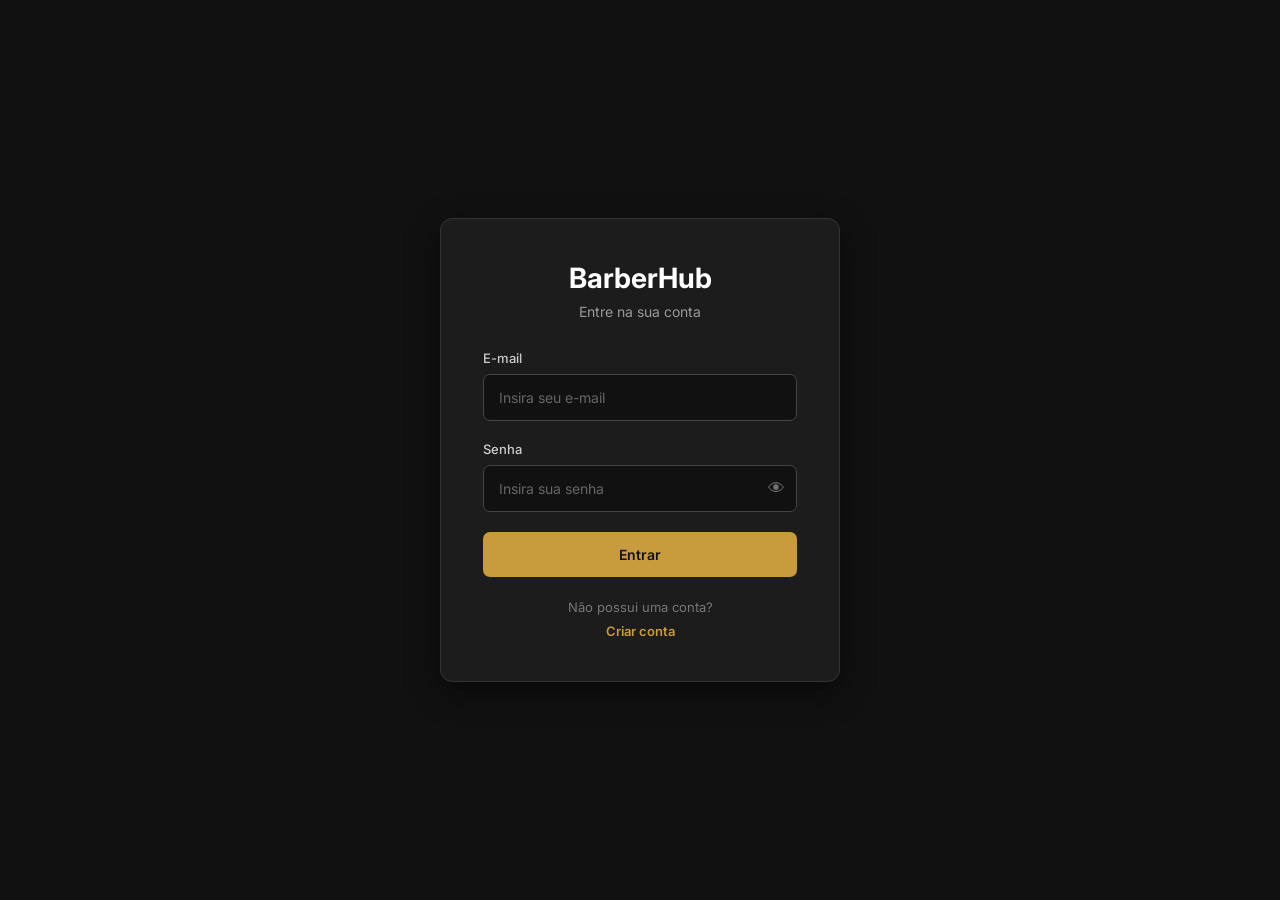
<file: index.html>
<!DOCTYPE html>
<html lang="pt-br">

<head>
    <meta charset="UTF-8">
    <meta name="viewport" content="width=device-width, initial-scale=1.0">

    <link rel="stylesheet" href="./styles/main.css">
    <link rel="stylesheet" href="./styles/login.css">

    <title>Barbearia</title>
</head>

<body>

    <form id="Login" class="login-form">

        <h1>BarberHub</h1>
        <p>Entre na sua conta</p>

        <div class="login-container">
            <label for="email">E-mail</label>
            <input type="email" id="email" placeholder="Insira seu e-mail" required>
        </div>

        <div class="login-container">
            <label for="senha">Senha</label>

            <div class="senha-container">
                <input type="password" id="senha" placeholder="Insira sua senha" required>

                <button type="button" id="mostrarSenha" class="btn-olho">
                    👁
                </button>
            </div>
        </div>

        <div id="mensagemErro" class="mensagem-erro"></div>

        <button type="submit">Entrar</button>

        <div class="cadastro">
            <span>Não possui uma conta?</span>

            <button type="button" id="btnCadastro" class="btn-cadastro">
                Criar conta
            </button>
        </div>

    </form>

    <script type="module" src="./scripts/autenticar.js"></script>
    <script src="./scripts/efeitoSenha.js"></script>
</body>

</html>
</file>
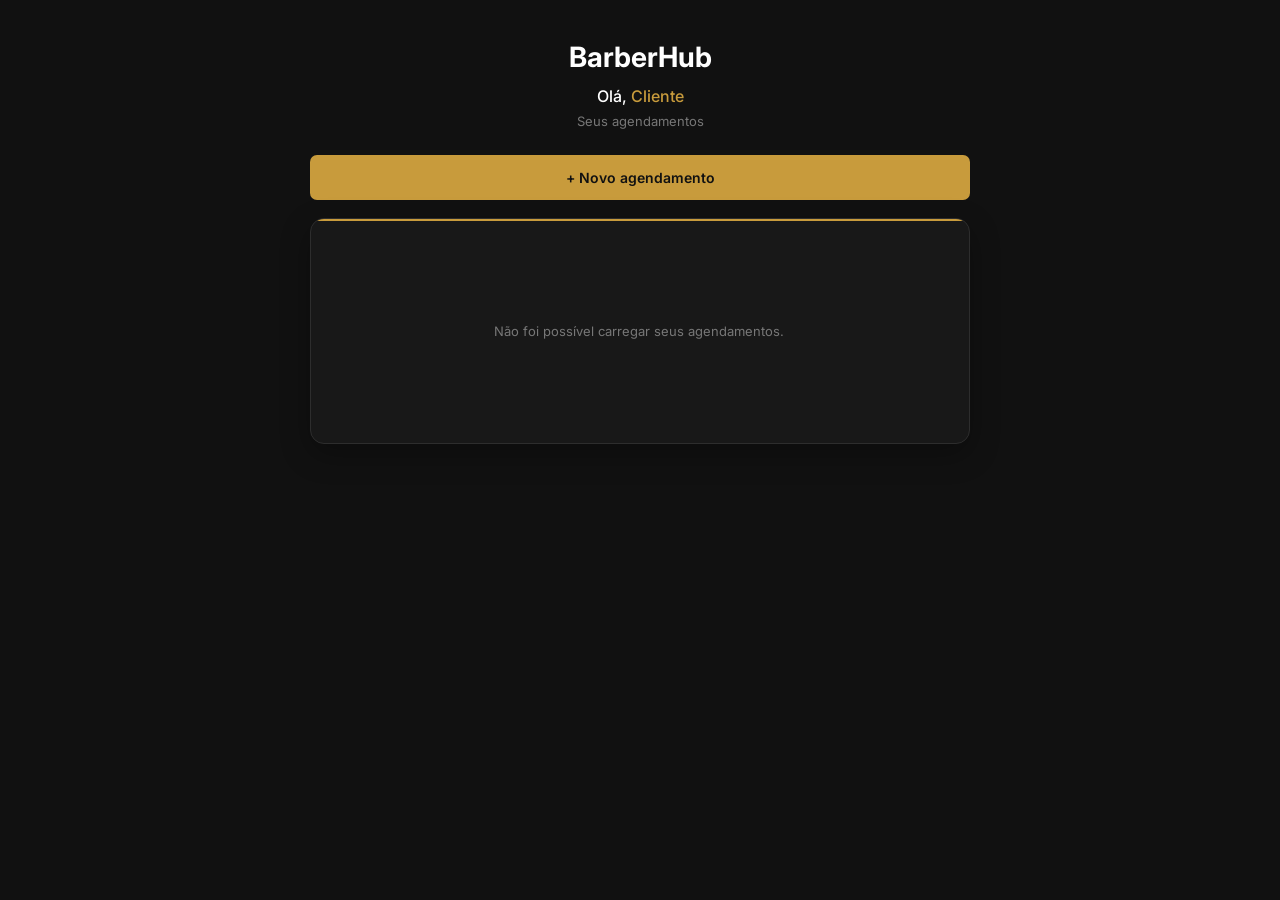
<file: pages/agendamentos.html>
<!DOCTYPE html>
<html lang="pt-br">

<head>
    <meta charset="UTF-8">
    <meta name="viewport" content="width=device-width, initial-scale=1.0">
    <link rel="stylesheet" href="../styles/main.css">
    <link rel="stylesheet" href="../styles/agendamentos.css">
    <title>Agendamentos - BarberHub</title>
</head>

<body>
    <main class="agendamentos">
        <header class="agendamentos-header">
            <h1>BarberHub</h1>
            <p>Olá, <span id="nomeCliente"></span></p>
            <span>Seus agendamentos</span>
        </header>

        <button id="btnAgendar" class="btn-agendar">+ Novo agendamento</button>

        <section id="areaAgendamentos">
            <div id="listaAgendamentos" class="lista-agendamentos">
                <div class="loading">
                    <div class="spinner"></div>
                </div>
            </div>
        </section>

        <section id="areaNovoAgendamento" class="area-novo-agendamento">
            <div class="novo-agendamento">
                <header class="novo-agendamento-header">
                    <h2>Novo agendamento</h2>
                    <p>Escolha o serviço, a data e o horário.</p>
                </header>

                <form id="formAgendamento">
                    <div class="agendamento-container">
                        <label for="servico">Serviço</label>
                        <select id="servico" required>
                            <option value="" disabled selected>Selecione um serviço</option>
                        </select>
                    </div>

                    <div class="agendamento-container">
                        <label for="data">Data</label>
                        <input type="date" id="data" required>
                    </div>

                    <div class="agendamento-container">
                        <label for="hora">Horário</label>
                        <input type="time" id="hora" required>
                    </div>

                    <div id="mensagemAgendamento" class="mensagem-agendamento"></div>

                    <div class="acoes-agendamento">
                        <button type="button" id="btnVoltar" class="btn-voltar">Voltar</button>
                        <button type="submit" class="btn-confirmar">Confirmar agendamento</button>
                    </div>
                </form>
            </div>
        </section>
    </main>

    <div id="modalCancelamento" class="modal-overlay">
        <div class="modal-cancelamento">
            <button id="btnFecharModal" class="btn-fechar">&times;</button>

            <div id="confirmacaoCancelamento">
                <h2>Cancelar agendamento?</h2>
                <p>Tem certeza que deseja cancelar este agendamento?</p>

                <div class="acoes-modal">
                    <button id="btnNaoCancelar" class="btn-nao-cancelar">Não</button>
                    <button id="btnConfirmarCancelamento" class="btn-confirmar-cancelamento">
                        Sim, cancelar
                    </button>
                </div>
            </div>

            <div id="statusCancelamento" class="status-cancelamento">
                <div id="spinnerCancelamento" class="spinner-cancelamento"></div>
                <div id="iconeCancelamento" class="icone-cancelamento"></div>
                <div id="mensagemCancelamento">Cancelando o agendamento...</div>
            </div>
        </div>
    </div>

    <div id="modalAgendamento" class="modal-overlay">
        <div class="modal-cancelamento">
            <button id="btnFecharModalAgendamento" class="btn-fechar">&times;</button>

            <div class="status-cancelamento">
                <div id="spinnerAgendamento" class="spinner-cancelamento"></div>
                <div id="iconeAgendamento" class="icone-agendamento"></div>
                <div id="mensagemModalAgendamento">
                    Realizando o agendamento...
                </div>
            </div>
        </div>
    </div>

    <script type="module" src="../scripts/agendamentos.js"></script>
</body>

</html>
</file>
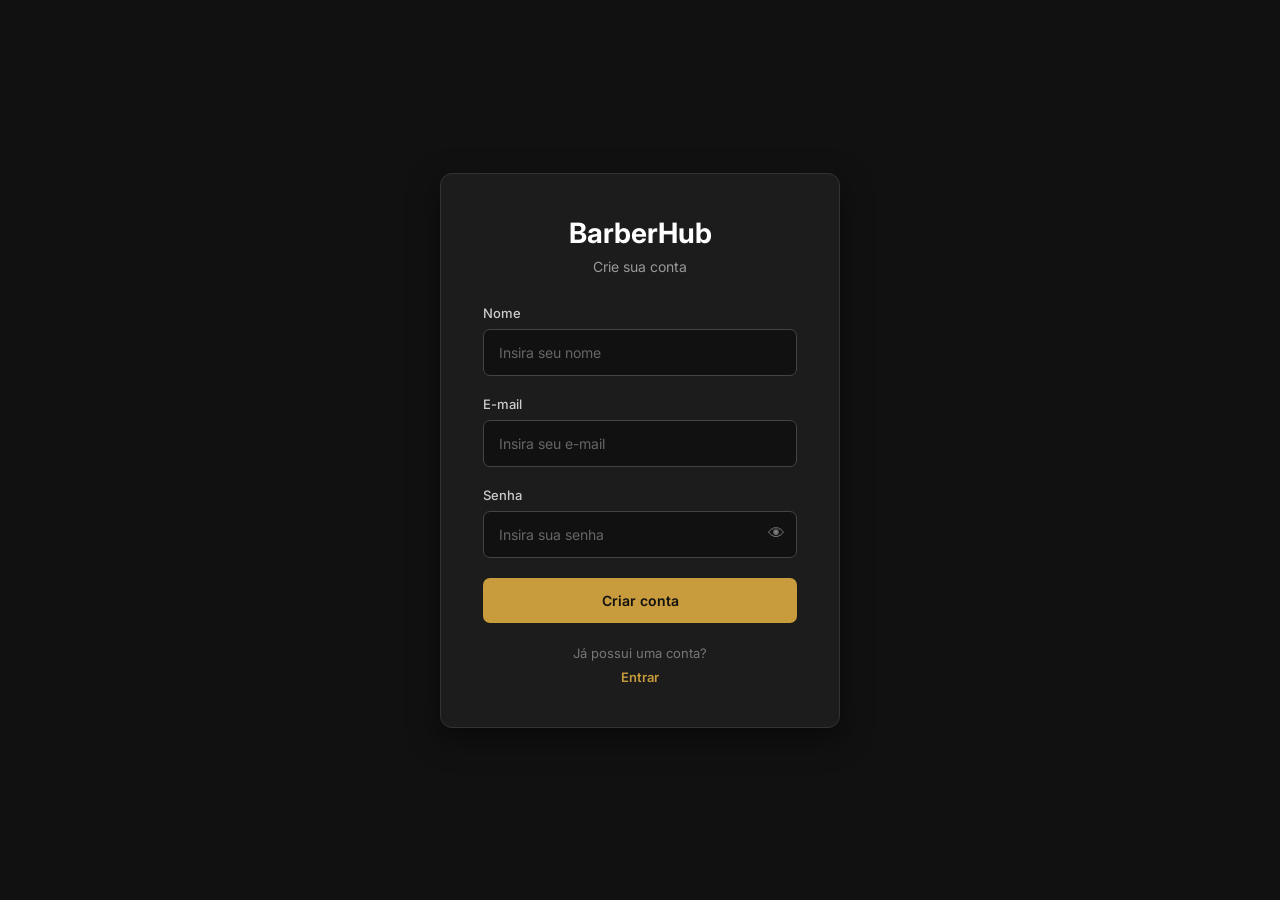
<file: pages/cadastro.html>
<!DOCTYPE html>
<html lang="pt-br">

<head>
    <meta charset="UTF-8">
    <meta name="viewport" content="width=device-width, initial-scale=1.0">

    <link rel="stylesheet" href="../styles/main.css">
    <link rel="stylesheet" href="../styles/cadastro.css">

    <title>Cadastro - Barbearia</title>
</head>

<body>

    <form id="Cadastro" class="cadastro-form">

        <h1>BarberHub</h1>
        <p>Crie sua conta</p>

        <div class="cadastro-container">
            <label for="nome">Nome</label>

            <input type="text" id="nome" placeholder="Insira seu nome" required>
        </div>

        <div class="cadastro-container">
            <label for="email">E-mail</label>

            <input type="email" id="email" placeholder="Insira seu e-mail" required>
        </div>

        <div class="cadastro-container">
            <label for="senha">Senha</label>

            <div class="senha-container">
                <input type="password" id="senha" placeholder="Insira sua senha" required>

                <button type="button" id="mostrarSenha" class="btn-olho">
                    👁
                </button>
            </div>
        </div>

        <div id="mensagemErro" class="mensagem-erro"></div>

        <button type="submit">Criar conta</button>

        <div class="voltar-login">
            <span>Já possui uma conta?</span>

            <button type="button" id="btnLogin" class="btn-login">
                Entrar
            </button>
        </div>

    </form>

    <script type="module" src="../scripts/cadastrar.js"></script>
    <script src="../scripts/efeitoSenha.js"></script>

</body>

</html>
</file>
<file: styles/main.css>
@import url('https://fonts.googleapis.com/css2?family=Inter:wght@400;500;600;700&display=swap');

* {
    margin: 0;
    padding: 0;
    box-sizing: border-box;
}

body {
    min-height: 100vh;

    font-family: 'Inter', sans-serif;

    background: #111;
    color: #fff;
}
</file>
<file: styles/login.css>
body {
    display: flex;
    justify-content: center;
    align-items: center;
}

.login-form {
    width: 400px;
    padding: 42px; 
    background: #1c1c1c;
    border: 1px solid #333;
    border-radius: 12px;
    box-shadow: 0 10px 30px rgba(0, 0, 0, 0.5);
}

.login-form h1 {
    text-align: center;
    margin-bottom: 8px;
    font-size: 28px;
    font-weight: 700;
}

.login-form p {
    text-align: center;
    margin-bottom: 30px;
    color: #999;
    font-size: 14px;
    font-weight: 400;
}

.login-container {
    display: flex;
    flex-direction: column;
    gap: 8px;
    margin-bottom: 20px;
}

.login-container label {
    font-size: 13px;
    font-weight: 500;
    color: #ccc;
}

.login-container input {
    width: 100%;
    padding: 14px 15px;
    border: 1px solid #444;
    border-radius: 7px;
    outline: none;
    background: #111;
    color: #fff;
    font-family: 'Inter', sans-serif;
    font-size: 14px;
    transition: 0.2s;
}

.login-container input::placeholder {
    color: #666;
}

.login-container input:focus {
    border-color: #c89b3c;
    box-shadow: 0 0 0 2px rgba(200, 155, 60, 0.15);
}

/* Mensagem de erro */

.mensagem-erro {
    display: none;
    margin-bottom: 15px;
    padding: 10px;
    border-radius: 7px;
    background: #3a1c1c;
    border: 1px solid #6b2b2b;
    color: #ff8585;
    text-align: center;
    font-size: 13px;
}

/* Botão entrar */

.login-form>button[type="submit"] {
    width: 100%;
    padding: 14px;
    border: none;
    border-radius: 7px;
    background: #c89b3c;
    color: #111;
    font-family: 'Inter', sans-serif;
    font-size: 14px;
    font-weight: 600;
    cursor: pointer;
    transition: 0.2s;
}

.login-form>button[type="submit"]:hover {
    background: #e0b653;
    transform: translateY(-1px);
}

.login-form>button[type="submit"]:active {
    transform: translateY(0);
}

/* Cadastro */

.cadastro {
    display: flex;
    flex-direction: column;
    align-items: center;
    gap: 8px;
    margin-top: 22px;
    color: #777;
    font-size: 13px;
}

.btn-cadastro {
    border: none;
    background: transparent;
    color: #c89b3c;
    font-family: 'Inter', sans-serif;
    font-size: 13px;
    font-weight: 600;
    cursor: pointer;
}

.btn-cadastro:hover {
    color: #e0b653;
}

.senha-container {
    position: relative;
    width: 100%;
}

.senha-container input {
    padding-right: 45px;
}

.btn-olho {
    position: absolute;
    right: 12px;
    top: 50%;
    transform: translateY(-50%);
    border: none;
    background: transparent;
    color: #777;
    font-size: 17px;
    cursor: pointer;
}

.btn-olho:hover {
    color: #c89b3c;
}


/*Responsividade*/

@media (max-width: 600px) {

    html,
    body {
        width: 100%;
        height: 100%;
        overflow: hidden;
    }

    body {
        display: flex;
        justify-content: center;
        align-items: flex-start;

        padding: 0 20px;
    }

    .login-form {
        width: 100%;
        max-width: none;

        padding: 80px 10px 20px;

        background: transparent;
        border: none;
        border-radius: 0;
        box-shadow: none;
    }

    .login-form h1 {
        font-size: 26px;
    }

    .login-form p {
        margin-bottom: 30px;
    }

    .login-container {
        margin-bottom: 20px;
    }
}
</file>
<file: styles/agendamentos.css>
.agendamentos {
    width: 100%;
    max-width: 700px;
    min-height: 100vh;
    margin: 0 auto;
    padding: 40px 20px;
}

.agendamentos-header {
    text-align: center;
    margin-bottom: 25px;
}

.agendamentos-header h1 {
    margin-bottom: 12px;
    font-size: 28px;
    font-weight: 700;
}

.agendamentos-header p {
    margin-bottom: 4px;
    color: #fff;
    font-size: 16px;
    font-weight: 500;
}

.agendamentos-header p span {
    color: #c89b3c;
}

.agendamentos-header > span {
    color: #777;
    font-size: 13px;
}

.btn-agendar {
    display: block;
    width: 100%;
    padding: 14px;
    margin-bottom: 18px;
    border: none;
    border-radius: 7px;
    background: #c89b3c;
    color: #111;
    font-family: 'Inter', sans-serif;
    font-size: 14px;
    font-weight: 600;
    cursor: pointer;
    transition: 0.2s;
}

.btn-agendar:hover {
    background: #e0b653;
    transform: translateY(-1px);
}

#areaAgendamentos {
    position: relative;
    padding: 20px;
    background: #181818;
    border: 1px solid #2d2d2d;
    border-radius: 14px;
    box-shadow: 0 10px 30px rgba(0, 0, 0, 0.3);
    overflow: hidden;
}

#areaAgendamentos::before {
    content: "";
    position: absolute;
    top: 0;
    left: 0;
    width: 100%;
    height: 2px;
    background: #c89b3c;
}

.lista-agendamentos {
    display: flex;
    flex-direction: column;
    gap: 15px;
    max-height: 55vh;
    min-height: 180px;
    overflow-y: auto;
    padding: 2px 5px 2px 2px;
}

.lista-agendamentos::-webkit-scrollbar {
    width: 5px;
}

.lista-agendamentos::-webkit-scrollbar-thumb {
    background: #444;
    border-radius: 10px;
}

.lista-agendamentos::-webkit-scrollbar-track {
    background: transparent;
}

.loading {
    display: flex;
    align-items: center;
    justify-content: center;
    min-height: 180px;
}

.spinner {
    width: 36px;
    height: 36px;
    border: 4px solid #333;
    border-top: 4px solid #c89b3c;
    border-radius: 50%;
    animation: spin 0.8s linear infinite;
}

@keyframes spin {
    to {
        transform: rotate(360deg);
    }
}

.sem-agendamentos {
    display: flex;
    align-items: center;
    justify-content: center;
    min-height: 180px;
    color: #777;
    font-size: 13px;
    text-align: center;
}

.agendamento-card {
    padding: 22px;
    background: #1c1c1c;
    border: 1px solid #333;
    border-radius: 12px;
    box-shadow: 0 8px 25px rgba(0, 0, 0, 0.35);
    flex-shrink: 0;
}

.agendamento-card h2 {
    margin-bottom: 5px;
    font-size: 18px;
    font-weight: 600;
}

.agendamento-card .preco {
    margin-bottom: 18px;
    color: #c89b3c;
    font-size: 14px;
    font-weight: 600;
}

.data-hora {
    display: flex;
    flex-direction: column;
    gap: 6px;
    margin-bottom: 18px;
    color: #aaa;
    font-size: 13px;
}

.status-container {
    display: flex;
    align-items: center;
    justify-content: space-between;
    gap: 10px;
}

.status {
    display: flex;
    align-items: center;
    gap: 7px;
    font-size: 12px;
    font-weight: 600;
}

.status::before {
    content: "";
    width: 8px;
    height: 8px;
    border-radius: 50%;
}

.status-agendado {
    color: #c89b3c;
}

.status-agendado::before {
    background: #c89b3c;
}

.status-concluido {
    color: #62c77a;
}

.status-concluido::before {
    background: #62c77a;
}

.status-cancelado {
    color: #ff6b6b;
}

.status-cancelado::before {
    background: #ff6b6b;
}

.btn-cancelar {
    padding: 8px 14px;
    border: 1px solid #6b2b2b;
    border-radius: 6px;
    background: transparent;
    color: #ff8585;
    font-family: 'Inter', sans-serif;
    font-size: 12px;
    font-weight: 500;
    cursor: pointer;
    transition: 0.2s;
}

.btn-cancelar:hover {
    background: #3a1c1c;
    border-color: #ff6b6b;
    color: #ffaaaa;
}

.area-novo-agendamento {
    display: none;
}

.novo-agendamento {
    width: 100%;
    padding: 35px;
    background: #1c1c1c;
    border: 1px solid #333;
    border-radius: 12px;
    box-shadow: 0 10px 30px rgba(0, 0, 0, 0.5);
}

.novo-agendamento-header {
    text-align: center;
    margin-bottom: 30px;
}

.novo-agendamento-header h2 {
    margin-bottom: 8px;
    font-size: 24px;
    font-weight: 700;
}

.novo-agendamento-header p {
    color: #999;
    font-size: 13px;
}

.agendamento-container {
    display: flex;
    flex-direction: column;
    gap: 8px;
    margin-bottom: 20px;
}

.agendamento-container label {
    color: #ccc;
    font-size: 13px;
    font-weight: 500;
}

.agendamento-container input,
.agendamento-container select {
    width: 100%;
    padding: 14px 15px;
    border: 1px solid #444;
    border-radius: 7px;
    outline: none;
    background: #111;
    color: #fff;
    font-family: 'Inter', sans-serif;
    font-size: 14px;
    transition: 0.2s;
}

.agendamento-container select {
    cursor: pointer;
}

.agendamento-container input:focus,
.agendamento-container select:focus {
    border-color: #c89b3c;
    box-shadow: 0 0 0 2px rgba(200, 155, 60, 0.15);
}

.mensagem-agendamento {
    display: none;
    margin-bottom: 18px;
    padding: 10px;
    border-radius: 7px;
    background: #3a1c1c;
    border: 1px solid #6b2b2b;
    color: #ff8585;
    text-align: center;
    font-size: 13px;
}

.acoes-agendamento {
    display: flex;
    gap: 10px;
    margin-top: 25px;
}

.btn-voltar,
.btn-confirmar {
    padding: 14px;
    border-radius: 7px;
    font-family: 'Inter', sans-serif;
    font-size: 14px;
    font-weight: 600;
    cursor: pointer;
    transition: 0.2s;
}

.btn-voltar {
    flex: 1;
    border: 1px solid #444;
    background: transparent;
    color: #aaa;
}

.btn-voltar:hover {
    background: #111;
    color: #fff;
}

.btn-confirmar {
    flex: 2;
    border: none;
    background: #c89b3c;
    color: #111;
}

.btn-confirmar:hover {
    background: #e0b653;
    transform: translateY(-1px);
}

.modal-overlay {
    display: none;
    position: fixed;
    inset: 0;
    z-index: 1000;
    align-items: center;
    justify-content: center;
    padding: 20px;
    background: rgba(0, 0, 0, 0.75);
}

.modal-cancelamento {
    position: relative;
    width: 100%;
    max-width: 400px;
    padding: 35px 30px;
    background: #1c1c1c;
    border: 1px solid #333;
    border-radius: 12px;
    box-shadow: 0 15px 40px rgba(0, 0, 0, 0.6);
    text-align: center;
}

.btn-fechar {
    position: absolute;
    top: 10px;
    right: 14px;
    border: none;
    background: transparent;
    color: #777;
    font-size: 25px;
    cursor: pointer;
}

.btn-fechar:hover {
    color: #fff;
}

.modal-cancelamento h2 {
    margin-bottom: 10px;
    font-size: 20px;
}

.modal-cancelamento p {
    margin-bottom: 25px;
    color: #999;
    font-size: 13px;
}

.acoes-modal {
    display: flex;
    gap: 10px;
}

.btn-nao-cancelar,
.btn-confirmar-cancelamento {
    flex: 1;
    padding: 12px;
    border-radius: 7px;
    font-family: 'Inter', sans-serif;
    font-size: 13px;
    font-weight: 600;
    cursor: pointer;
}

.btn-nao-cancelar {
    border: 1px solid #444;
    background: transparent;
    color: #aaa;
}

.btn-nao-cancelar:hover {
    background: #111;
    color: #fff;
}

.btn-confirmar-cancelamento {
    border: none;
    background: #6b2b2b;
    color: #fff;
}

.btn-confirmar-cancelamento:hover {
    background: #8a3636;
}

.status-cancelamento {
    display: none;
    flex-direction: column;
    align-items: center;
    justify-content: center;
    gap: 18px;
    min-height: 120px;
}

.spinner-cancelamento {
    width: 42px;
    height: 42px;
    border: 4px solid #333;
    border-top: 4px solid #c89b3c;
    border-radius: 50%;
    animation: spin-cancelamento 0.8s linear infinite;
}

.icone-cancelamento {
    display: none;
    align-items: center;
    justify-content: center;
    width: 42px;
    height: 42px;
    border-radius: 50%;
    font-size: 25px;
    font-weight: 700;
}

.icone-sucesso {
    display: flex;
    background: #17351f;
    border: 1px solid #62c77a;
    color: #62c77a;
}

.icone-erro {
    display: flex;
    background: #3a1c1c;
    border: 1px solid #ff6b6b;
    color: #ff6b6b;
}

#mensagemCancelamento {
    color: #ccc;
    font-size: 14px;
}

@keyframes spin-cancelamento {
    to {
        transform: rotate(360deg);
    }
}

@media (max-width: 600px) {
    .agendamentos {
        padding: 35px 20px;
    }

    .agendamentos-header h1 {
        font-size: 26px;
    }

    #areaAgendamentos {
        padding: 15px;
    }

    .lista-agendamentos {
        max-height: 50vh;
    }

    .novo-agendamento {
        padding: 25px 20px;
    }

    .novo-agendamento-header h2 {
        font-size: 22px;
    }

    .acoes-agendamento,
    .acoes-modal {
        flex-direction: column;
    }

    .btn-voltar,
    .btn-confirmar {
        width: 100%;
    }
}
</file>
<file: styles/cadastro.css>
body {
    display: flex;
    justify-content: center;
    align-items: center;
}

.cadastro-form {
    width: 400px;
    padding: 42px;
    background: #1c1c1c;
    border: 1px solid #333;
    border-radius: 12px;
    box-shadow: 0 10px 30px rgba(0, 0, 0, 0.5);
}

.cadastro-form h1 {
    text-align: center;
    margin-bottom: 8px;
    font-size: 28px;
    font-weight: 700;
}

.cadastro-form p {
    text-align: center;
    margin-bottom: 30px;
    color: #999;
    font-size: 14px;
}

.cadastro-container {
    display: flex;
    flex-direction: column;
    gap: 8px;
    margin-bottom: 20px;
}

.cadastro-container label {
    font-size: 13px;
    font-weight: 500;
    color: #ccc;
}

.cadastro-container input {
    width: 100%;
    padding: 14px 15px;
    border: 1px solid #444;
    border-radius: 7px;
    outline: none;
    background: #111;
    color: #fff;
    font-family: 'Inter', sans-serif;
    font-size: 14px;
    transition: 0.2s;
}

.cadastro-container input::placeholder {
    color: #666;
}

.cadastro-container input:focus {
    border-color: #c89b3c;
    box-shadow: 0 0 0 2px rgba(200, 155, 60, 0.15);
}

.mensagem-erro {
    display: none;
    margin-bottom: 15px;
    padding: 10px;
    border-radius: 7px;
    background: #3a1c1c;
    border: 1px solid #6b2b2b;
    color: #ff8585;
    text-align: center;
    font-size: 13px;
}

.cadastro-form>button[type="submit"] {
    width: 100%;
    padding: 14px;
    border: none;
    border-radius: 7px;
    background: #c89b3c;
    color: #111;
    font-family: 'Inter', sans-serif;
    font-size: 14px;
    font-weight: 600;
    cursor: pointer;
    transition: 0.2s;
}

.cadastro-form>button[type="submit"]:hover {
    background: #e0b653;
    transform: translateY(-1px);
}

.cadastro-form>button[type="submit"]:active {
    transform: translateY(0);
}

.voltar-login {
    display: flex;
    flex-direction: column;
    align-items: center;
    gap: 8px;
    margin-top: 22px;
    color: #777;
    font-size: 13px;
}

.btn-login {
    border: none;
    background: transparent;
    color: #c89b3c;
    font-family: 'Inter', sans-serif;
    font-size: 13px;
    font-weight: 600;
    cursor: pointer;
}

.btn-login:hover {
    color: #e0b653;
}

.senha-container {
    position: relative;
    width: 100%;
}

.senha-container input {
    padding-right: 45px;
}

.btn-olho {
    position: absolute;
    right: 12px;
    top: 50%;
    transform: translateY(-50%);
    border: none;
    background: transparent;
    color: #777;
    font-size: 17px;
    cursor: pointer;
}

.btn-olho:hover {
    color: #c89b3c;
}

@media (max-width: 600px) {

    html,
    body {
        width: 100%;
        height: 100%;
        overflow: hidden;
    }

    body {
        display: flex;
        justify-content: center;
        align-items: flex-start;
        padding: 0 20px;
    }

    .cadastro-form {
        width: 100%;
        max-width: none;
        padding: 80px 10px 20px;
        background: transparent;
        border: none;
        border-radius: 0;
        box-shadow: none;
    }

    .cadastro-form h1 {
        font-size: 26px;
    }

    .cadastro-form p {
        margin-bottom: 30px;
    }

    .cadastro-container {
        margin-bottom: 20px;
    }

    .cadastro-container input {
        padding: 13px 14px;
    }

    .cadastro-form>button[type="submit"] {
        padding: 13px;
    }
}
</file>
